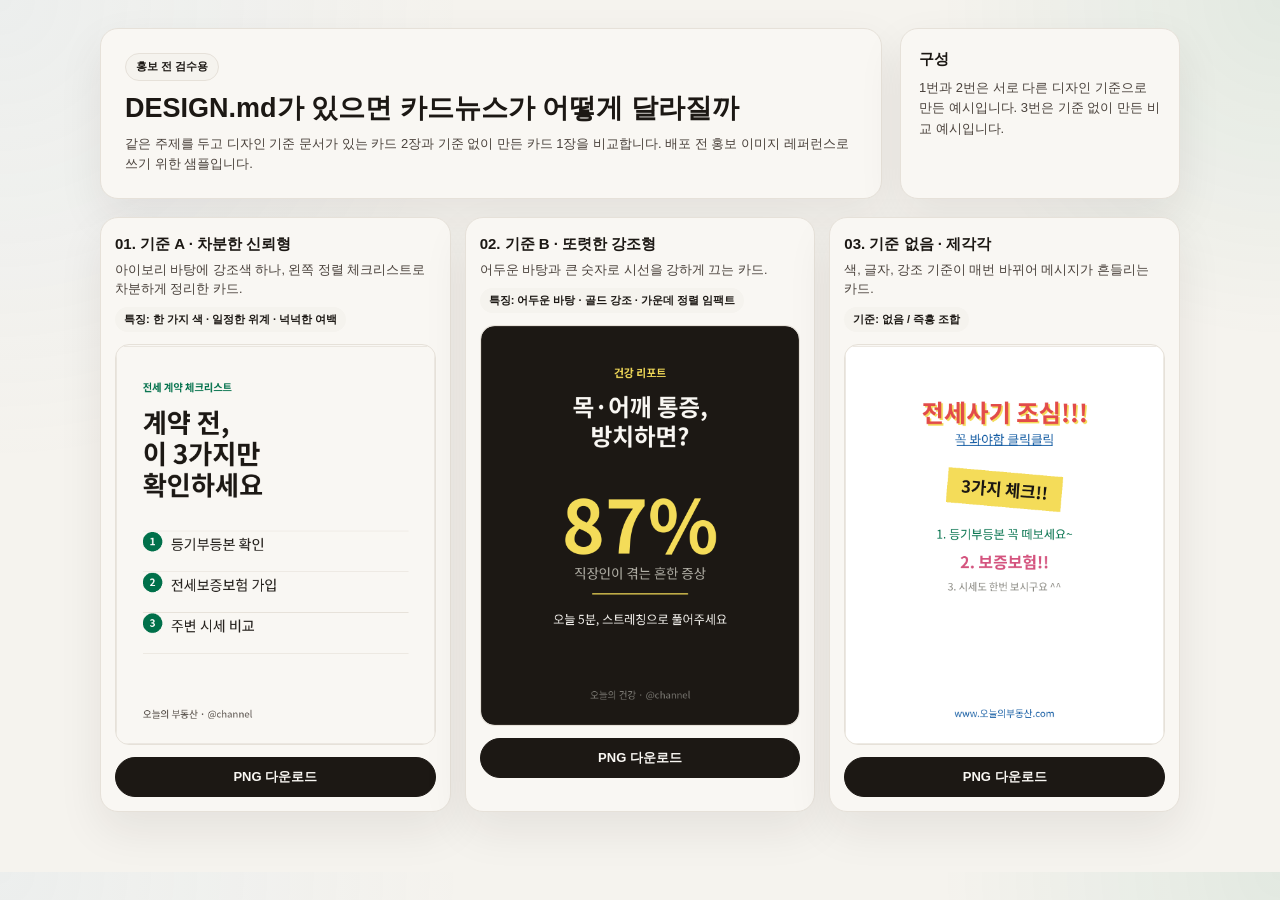
<file: card-news-samples.html>
<!DOCTYPE html>
<html lang="ko">
<head>
  <meta charset="UTF-8">
  <meta name="viewport" content="width=device-width, initial-scale=1.0">
  <title>Design MD 카드뉴스 샘플</title>
  <style>
    :root {
      --bg: #F5F3EE;
      --paper: #F9F7F3;
      --ink: #1C1814;
      --muted: #4A423C;
      --line: #E6E1D9;
      --navy: #1C1814;
      --brand: #7EB5E8;
      --green: #00704A;
      --gold: #F4DC59;
      --ivory: #F5F3EE;
      --sky: #7EB5E8;
      --red: #CC0000;
      --font: "Pretendard", "Apple SD Gothic Neo", -apple-system, BlinkMacSystemFont, sans-serif;
      --serif: "Noto Serif KR", Georgia, serif;
    }

    * { box-sizing: border-box; }

    body {
      margin: 0;
      background:
        radial-gradient(circle at top left, rgba(126, 181, 232, .08), transparent 30%),
        radial-gradient(circle at top right, rgba(0, 112, 74, .08), transparent 22%),
        var(--bg);
      color: var(--ink);
      font-family: var(--font);
      line-height: 1.55;
      -webkit-font-smoothing: antialiased;
    }

    .page {
      width: min(1080px, calc(100% - 28px));
      margin: 0 auto;
      padding: 28px 0 60px;
    }

    .hero {
      display: grid;
      grid-template-columns: minmax(0, 1fr) 280px;
      gap: 18px;
      align-items: stretch;
      margin-bottom: 18px;
    }

    .hero-main,
    .side-note,
    .sample-panel {
      background: var(--paper);
      border: 1px solid var(--line);
      border-radius: 18px;
      box-shadow: 0 18px 45px rgba(32, 26, 22, 0.08);
    }

    .hero-main {
      padding: 24px;
    }

    .eyebrow {
      display: inline-flex;
      min-height: 28px;
      align-items: center;
      padding: 4px 10px;
      border: 1px solid var(--line);
      border-radius: 999px;
      background: var(--bg);
      color: var(--ink);
      font-size: 11px;
      font-weight: 900;
      margin-bottom: 12px;
    }

    h1 {
      margin: 0 0 10px;
      max-width: 760px;
      font-size: 27px;
      line-height: 1.15;
      letter-spacing: 0;
    }

    .hero-main p {
      margin: 0;
      max-width: 740px;
      color: var(--muted);
      font-size: 13px;
    }

    .side-note {
      padding: 18px;
    }

    .side-note strong {
      display: block;
      margin-bottom: 8px;
      font-size: 15px;
    }

    .side-note p {
      margin: 0;
      color: var(--muted);
      font-size: 13px;
    }

    .sample-grid {
      display: grid;
      grid-template-columns: repeat(3, minmax(0, 1fr));
      gap: 14px;
    }

    .sample-panel {
      padding: 14px;
    }

    .panel-head {
      min-height: 74px;
      margin-bottom: 12px;
    }

    .panel-head strong {
      display: block;
      font-size: 15px;
      margin-bottom: 5px;
    }

    .panel-head p {
      margin: 0;
      color: var(--muted);
      font-size: 12.5px;
    }

    .panel-standard {
      display: inline-flex;
      margin-top: 8px;
      padding: 4px 9px;
      border-radius: 999px;
      background: var(--bg);
      color: var(--ink);
      font-size: 11px;
      font-weight: 850;
    }

    .preview-box {
      width: 100%;
      aspect-ratio: 4 / 5;
      overflow: hidden;
      border: 1px solid var(--line);
      border-radius: 14px;
      background: var(--paper);
      position: relative;
      margin-bottom: 12px;
    }

    .preview-image {
      display: block;
      width: 100%;
      height: 100%;
      aspect-ratio: 4 / 5;
      border-radius: inherit;
      object-fit: contain;
    }

    .download-row {
      display: grid;
      grid-template-columns: 1fr;
      gap: 8px;
    }

    .download-btn,
    .open-btn {
      display: inline-flex;
      min-height: 40px;
      align-items: center;
      justify-content: center;
      padding: 8px 12px;
      border-radius: 999px;
      border: 1px solid var(--line);
      text-decoration: none;
      color: var(--ink);
      background: transparent;
      font-size: 13px;
      font-weight: 850;
    }

    .download-btn {
      background: var(--ink);
      color: var(--paper);
      border-color: var(--ink);
    }

    @media (max-width: 980px) {
      .hero,
      .sample-grid {
        grid-template-columns: 1fr;
      }
    }
  </style>
</head>
<body>
  <main class="page">
    <section class="hero">
      <div class="hero-main">
        <div class="eyebrow">홍보 전 검수용</div>
        <h1>DESIGN.md가 있으면 카드뉴스가 어떻게 달라질까</h1>
        <p>같은 주제를 두고 디자인 기준 문서가 있는 카드 2장과 기준 없이 만든 카드 1장을 비교합니다. 배포 전 홍보 이미지 레퍼런스로 쓰기 위한 샘플입니다.</p>
      </div>
      <aside class="side-note">
        <strong>구성</strong>
        <p>1번과 2번은 서로 다른 디자인 기준으로 만든 예시입니다. 3번은 기준 없이 만든 비교 예시입니다.</p>
      </aside>
    </section>

    <section class="sample-grid" aria-label="카드뉴스 샘플 3장">
      <article class="sample-panel">
        <div class="panel-head">
          <strong>01. 기준 A · 차분한 신뢰형</strong>
          <p>아이보리 바탕에 강조색 하나, 왼쪽 정렬 체크리스트로 차분하게 정리한 카드.</p>
          <span class="panel-standard">특징: 한 가지 색 · 일정한 위계 · 넉넉한 여백</span>
        </div>
        <div class="preview-box">
          <img class="preview-image" src="assets/card-news-samples/design-md-card-01.png" alt="기준 A로 만든 카드뉴스 예시 — 차분한 신뢰형">
        </div>
        <div class="download-row">
          <a class="download-btn" href="assets/card-news-samples/design-md-card-01.png" download>PNG 다운로드</a>
        </div>
      </article>

      <article class="sample-panel">
        <div class="panel-head">
          <strong>02. 기준 B · 또렷한 강조형</strong>
          <p>어두운 바탕과 큰 숫자로 시선을 강하게 끄는 카드.</p>
          <span class="panel-standard">특징: 어두운 바탕 · 골드 강조 · 가운데 정렬 임팩트</span>
        </div>
        <div class="preview-box">
          <img class="preview-image" src="assets/card-news-samples/design-md-card-02.png" alt="기준 B로 만든 카드뉴스 예시 — 또렷한 강조형">
        </div>
        <div class="download-row">
          <a class="download-btn" href="assets/card-news-samples/design-md-card-02.png" download>PNG 다운로드</a>
        </div>
      </article>

      <article class="sample-panel">
        <div class="panel-head">
          <strong>03. 기준 없음 · 제각각</strong>
          <p>색, 글자, 강조 기준이 매번 바뀌어 메시지가 흔들리는 카드.</p>
          <span class="panel-standard">기준: 없음 / 즉흥 조합</span>
        </div>
        <div class="preview-box">
          <img class="preview-image" src="assets/card-news-samples/no-design-md-card-03.png" alt="디자인 기준 없이 만든 카드뉴스 예시 — 제각각">
        </div>
        <div class="download-row">
          <a class="download-btn" href="assets/card-news-samples/no-design-md-card-03.png" download>PNG 다운로드</a>
        </div>
      </article>
    </section>
  </main>
</body>
</html>
</file>
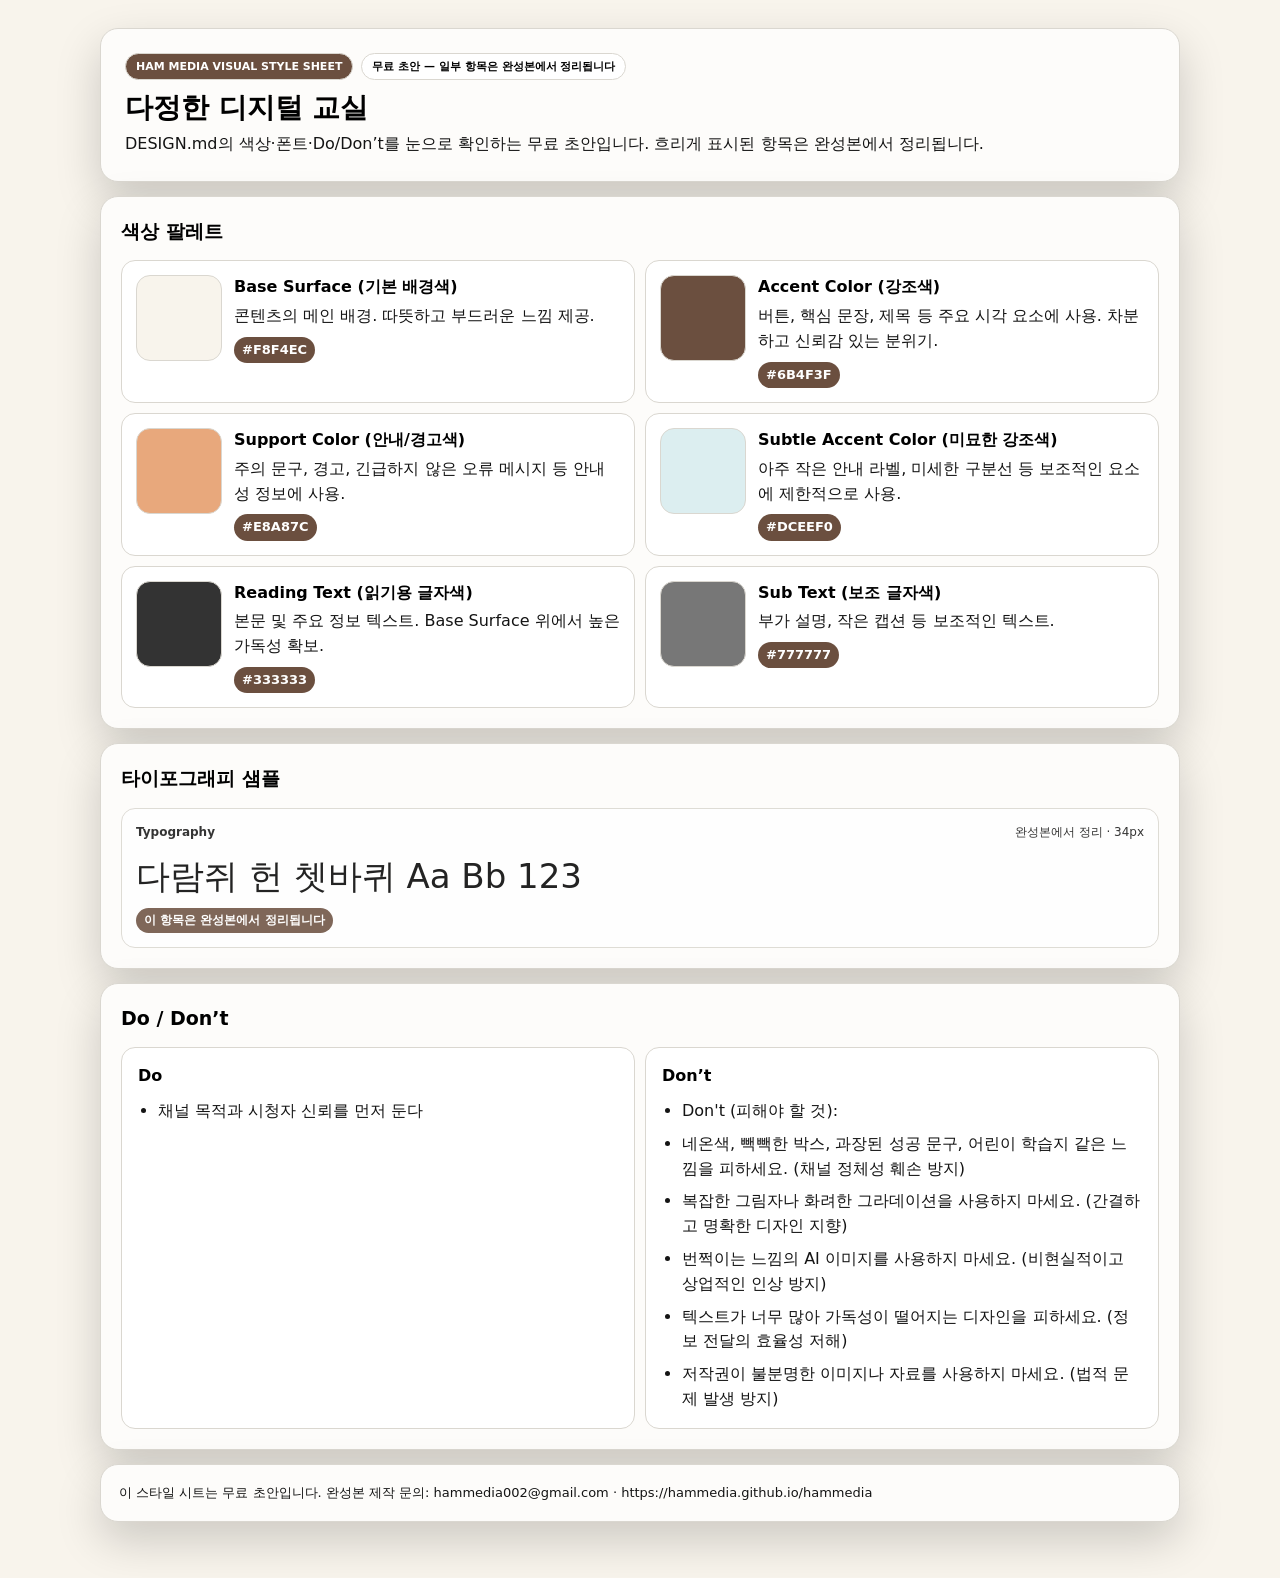
<file: samples/20260619_generation-upgrade-evidence/education-warm/after/VISUAL_STYLE_SHEET.html>
<!DOCTYPE html>
<html lang="ko">
<head>
<meta charset="UTF-8" />
<meta name="viewport" content="width=device-width, initial-scale=1.0" />
<title>다정한 디지털 교실 Visual Style Sheet</title>
<style>
:root{--bg:#F8F4EC;--body-ink:#000000;--paper:#FDFCFA;--panel:#FFFFFF;--ink:#000000;--muted:#141414;--panel-ink:#000000;--panel-muted:#141414;--line:#DAD7D0;--accent:#6B4F3F;--accent-safe:#6B4F3F;--on-accent:#FFFFFF;--warning:#E8A87C;--warning-safe:#E8A87C;--on-warning:#000000;--incomplete-surface:#FCFBF8;}*{box-sizing:border-box}body{margin:0;background:var(--bg);color:var(--body-ink);font-family:Pretendard,"Noto Sans KR",-apple-system,BlinkMacSystemFont,system-ui,sans-serif;line-height:1.55}.page{width:min(1080px,calc(100% - 28px));margin:0 auto;padding:28px 0 56px}.hero,.section,.footer{background:var(--paper);color:var(--ink);border:1px solid var(--line);border-radius:18px;box-shadow:0 18px 45px rgba(0,0,0,.18)}.hero{padding:24px;margin-bottom:14px}.eyebrow{display:inline-flex;padding:4px 10px;border:1px solid var(--line);border-radius:999px;background:var(--accent-safe);color:var(--on-accent);font-size:11px;font-weight:850}.badge{display:inline-flex;margin-left:8px;padding:4px 10px;border-radius:999px;background:var(--panel);color:var(--panel-ink);border:1px solid var(--line);font-size:11px;font-weight:850}h1{margin:12px 0 8px;font-size:28px;line-height:1.15;color:var(--ink)}p{margin:0;color:var(--muted)}.section{padding:20px;margin-bottom:14px}.section h2{margin:0 0 14px;font-size:19px;color:var(--ink)}.color-grid{display:grid;grid-template-columns:repeat(2,minmax(0,1fr));gap:10px}.color-card,.type-card{display:grid;gap:12px;padding:14px;border:1px solid var(--line);border-radius:14px;background:var(--panel);color:var(--panel-ink)}.color-card{grid-template-columns:86px 1fr}.swatch{height:86px;border:1px solid var(--line);border-radius:14px;background:var(--swatch,var(--bg))}.color-card h3{margin:0 0 4px;font-size:16px;color:var(--panel-ink)}.color-card p{color:var(--panel-muted)}.color-card strong{display:inline-flex;margin-top:8px;padding:3px 8px;border-radius:999px;background:var(--accent-safe);color:var(--on-accent);font-size:13px}.is-incomplete{opacity:.86}.is-incomplete .swatch{background:repeating-linear-gradient(135deg,var(--incomplete-surface) 0 10px,var(--panel) 10px 20px)}.type-stack{display:grid;gap:10px}.type-meta{display:flex;gap:8px;justify-content:space-between;color:var(--panel-muted);font-size:12px}.type-card p{margin-top:4px;color:var(--panel-ink);line-height:1.15;word-break:keep-all}.type-card em{display:inline-flex;width:max-content;padding:3px 8px;border-radius:999px;background:var(--accent-safe);color:var(--on-accent);font-style:normal;font-size:12px;font-weight:800}.do-grid{display:grid;grid-template-columns:1fr 1fr;gap:10px}.do-box{padding:16px;border:1px solid var(--line);border-radius:14px;background:var(--panel);color:var(--panel-ink)}.do-box h3{margin:0 0 10px;font-size:16px;color:var(--panel-ink)}.do-box ul{display:grid;gap:8px;margin:0;padding-left:20px;color:var(--panel-muted)}.footer{padding:18px;color:var(--muted);font-size:13px}@media(max-width:760px){.color-grid,.do-grid{grid-template-columns:1fr}.color-card{grid-template-columns:1fr}h1{font-size:23px}.type-card p{font-size:clamp(24px,10vw,44px)!important}}
</style>
</head>
<body>
<main class="page">
<header class="hero"><span class="eyebrow">HAM MEDIA VISUAL STYLE SHEET</span><span class="badge">무료 초안 — 일부 항목은 완성본에서 정리됩니다</span><h1>다정한 디지털 교실</h1><p>DESIGN.md의 색상·폰트·Do/Don’t를 눈으로 확인하는 무료 초안입니다. 흐리게 표시된 항목은 완성본에서 정리됩니다.</p></header>
<section class="section"><h2>색상 팔레트</h2><div class="color-grid"><article class="color-card "><div class="swatch" style="--swatch:#F8F4EC"></div><div><h3>Base Surface (기본 배경색)</h3><p>콘텐츠의 메인 배경. 따뜻하고 부드러운 느낌 제공.</p><strong>#F8F4EC</strong></div></article><article class="color-card "><div class="swatch" style="--swatch:#6B4F3F"></div><div><h3>Accent Color (강조색)</h3><p>버튼, 핵심 문장, 제목 등 주요 시각 요소에 사용. 차분하고 신뢰감 있는 분위기.</p><strong>#6B4F3F</strong></div></article><article class="color-card "><div class="swatch" style="--swatch:#E8A87C"></div><div><h3>Support Color (안내/경고색)</h3><p>주의 문구, 경고, 긴급하지 않은 오류 메시지 등 안내성 정보에 사용.</p><strong>#E8A87C</strong></div></article><article class="color-card "><div class="swatch" style="--swatch:#DCEEF0"></div><div><h3>Subtle Accent Color (미묘한 강조색)</h3><p>아주 작은 안내 라벨, 미세한 구분선 등 보조적인 요소에 제한적으로 사용.</p><strong>#DCEEF0</strong></div></article><article class="color-card "><div class="swatch" style="--swatch:#333333"></div><div><h3>Reading Text (읽기용 글자색)</h3><p>본문 및 주요 정보 텍스트. Base Surface 위에서 높은 가독성 확보.</p><strong>#333333</strong></div></article><article class="color-card "><div class="swatch" style="--swatch:#777777"></div><div><h3>Sub Text (보조 글자색)</h3><p>부가 설명, 작은 캡션 등 보조적인 텍스트.</p><strong>#777777</strong></div></article></div></section>
<section class="section"><h2>타이포그래피 샘플</h2><div class="type-stack"><article class="type-card is-incomplete"><div class="type-meta"><strong>Typography</strong><span>완성본에서 정리 · 34px</span></div><p style="font-family:&quot;완성본에서 정리&quot;, Pretendard, system-ui, sans-serif;font-size:34px;">다람쥐 헌 쳇바퀴 Aa Bb 123</p><em>이 항목은 완성본에서 정리됩니다</em></article></div></section>
<section class="section"><h2>Do / Don’t</h2><div class="do-grid"><div class="do-box"><h3>Do</h3><ul><li>채널 목적과 시청자 신뢰를 먼저 둔다</li></ul></div><div class="do-box"><h3>Don’t</h3><ul><li>Don&#39;t (피해야 할 것):</li><li>네온색, 빽빽한 박스, 과장된 성공 문구, 어린이 학습지 같은 느낌을 피하세요. (채널 정체성 훼손 방지)</li><li>복잡한 그림자나 화려한 그라데이션을 사용하지 마세요. (간결하고 명확한 디자인 지향)</li><li>번쩍이는 느낌의 AI 이미지를 사용하지 마세요. (비현실적이고 상업적인 인상 방지)</li><li>텍스트가 너무 많아 가독성이 떨어지는 디자인을 피하세요. (정보 전달의 효율성 저해)</li><li>저작권이 불분명한 이미지나 자료를 사용하지 마세요. (법적 문제 발생 방지)</li></ul></div></div></section>
<footer class="footer">이 스타일 시트는 무료 초안입니다. 완성본 제작 문의: hammedia002@gmail.com · https://hammedia.github.io/hammedia</footer>
<script type="application/json" id="style-data">{
  "channel": "다정한 디지털 교실",
  "status": "raw_draft",
  "colors": [
    {
      "token": "Base Surface (기본 배경색)",
      "hex": "#F8F4EC",
      "role": "콘텐츠의 메인 배경. 따뜻하고 부드러운 느낌 제공.",
      "complete": true,
      "conflict": false
    },
    {
      "token": "Accent Color (강조색)",
      "hex": "#6B4F3F",
      "role": "버튼, 핵심 문장, 제목 등 주요 시각 요소에 사용. 차분하고 신뢰감 있는 분위기.",
      "complete": true,
      "conflict": false
    },
    {
      "token": "Support Color (안내/경고색)",
      "hex": "#E8A87C",
      "role": "주의 문구, 경고, 긴급하지 않은 오류 메시지 등 안내성 정보에 사용.",
      "complete": true,
      "conflict": false
    },
    {
      "token": "Subtle Accent Color (미묘한 강조색)",
      "hex": "#DCEEF0",
      "role": "아주 작은 안내 라벨, 미세한 구분선 등 보조적인 요소에 제한적으로 사용.",
      "complete": true,
      "conflict": false
    },
    {
      "token": "Reading Text (읽기용 글자색)",
      "hex": "#333333",
      "role": "본문 및 주요 정보 텍스트. Base Surface 위에서 높은 가독성 확보.",
      "complete": true,
      "conflict": false
    },
    {
      "token": "Sub Text (보조 글자색)",
      "hex": "#777777",
      "role": "부가 설명, 작은 캡션 등 보조적인 텍스트.",
      "complete": true,
      "conflict": false
    }
  ],
  "typography": [
    {
      "role": "Typography",
      "font": "완성본에서 정리",
      "sample_size_px": 34,
      "complete": false,
      "conflict": false
    }
  ],
  "dos": [],
  "donts": [
    "Don't (피해야 할 것):",
    "네온색, 빽빽한 박스, 과장된 성공 문구, 어린이 학습지 같은 느낌을 피하세요. (채널 정체성 훼손 방지)",
    "복잡한 그림자나 화려한 그라데이션을 사용하지 마세요. (간결하고 명확한 디자인 지향)",
    "번쩍이는 느낌의 AI 이미지를 사용하지 마세요. (비현실적이고 상업적인 인상 방지)",
    "텍스트가 너무 많아 가독성이 떨어지는 디자인을 피하세요. (정보 전달의 효율성 저해)",
    "저작권이 불분명한 이미지나 자료를 사용하지 마세요. (법적 문제 발생 방지)"
  ],
  "contrast_audit": {
    "body": 19.14,
    "paper": 20.48,
    "panel": 21,
    "accent": 7.46,
    "warning": 10.32
  }
}</script>
</main>
</body>
</html>
</file>
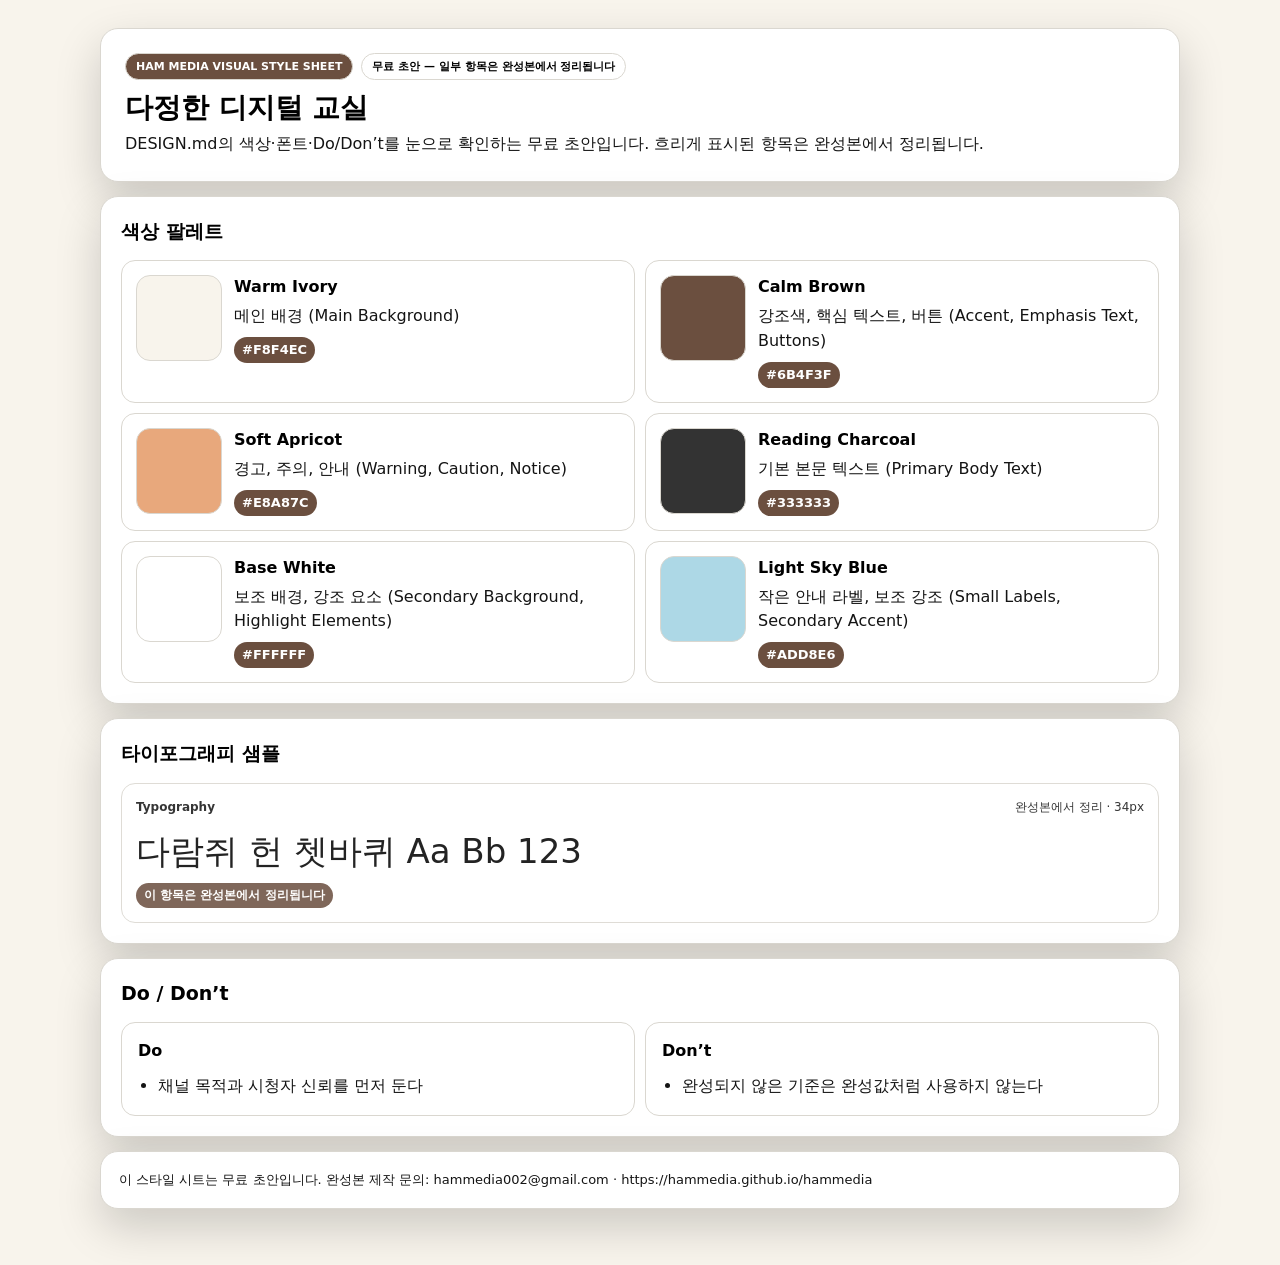
<file: samples/20260619_generation-upgrade-evidence/education-warm/before/VISUAL_STYLE_SHEET.html>
<!DOCTYPE html>
<html lang="ko">
<head>
<meta charset="UTF-8" />
<meta name="viewport" content="width=device-width, initial-scale=1.0" />
<title>다정한 디지털 교실 Visual Style Sheet</title>
<style>
:root{--bg:#F8F4EC;--body-ink:#000000;--paper:#FFFFFF;--panel:#FFFFFF;--ink:#000000;--muted:#141414;--panel-ink:#000000;--panel-muted:#141414;--line:#DAD7D0;--accent:#6B4F3F;--accent-safe:#6B4F3F;--on-accent:#FFFFFF;--warning:#E8A87C;--warning-safe:#E8A87C;--on-warning:#000000;--incomplete-surface:#FCFBF8;}*{box-sizing:border-box}body{margin:0;background:var(--bg);color:var(--body-ink);font-family:Pretendard,"Noto Sans KR",-apple-system,BlinkMacSystemFont,system-ui,sans-serif;line-height:1.55}.page{width:min(1080px,calc(100% - 28px));margin:0 auto;padding:28px 0 56px}.hero,.section,.footer{background:var(--paper);color:var(--ink);border:1px solid var(--line);border-radius:18px;box-shadow:0 18px 45px rgba(0,0,0,.18)}.hero{padding:24px;margin-bottom:14px}.eyebrow{display:inline-flex;padding:4px 10px;border:1px solid var(--line);border-radius:999px;background:var(--accent-safe);color:var(--on-accent);font-size:11px;font-weight:850}.badge{display:inline-flex;margin-left:8px;padding:4px 10px;border-radius:999px;background:var(--panel);color:var(--panel-ink);border:1px solid var(--line);font-size:11px;font-weight:850}h1{margin:12px 0 8px;font-size:28px;line-height:1.15;color:var(--ink)}p{margin:0;color:var(--muted)}.section{padding:20px;margin-bottom:14px}.section h2{margin:0 0 14px;font-size:19px;color:var(--ink)}.color-grid{display:grid;grid-template-columns:repeat(2,minmax(0,1fr));gap:10px}.color-card,.type-card{display:grid;gap:12px;padding:14px;border:1px solid var(--line);border-radius:14px;background:var(--panel);color:var(--panel-ink)}.color-card{grid-template-columns:86px 1fr}.swatch{height:86px;border:1px solid var(--line);border-radius:14px;background:var(--swatch,var(--bg))}.color-card h3{margin:0 0 4px;font-size:16px;color:var(--panel-ink)}.color-card p{color:var(--panel-muted)}.color-card strong{display:inline-flex;margin-top:8px;padding:3px 8px;border-radius:999px;background:var(--accent-safe);color:var(--on-accent);font-size:13px}.is-incomplete{opacity:.86}.is-incomplete .swatch{background:repeating-linear-gradient(135deg,var(--incomplete-surface) 0 10px,var(--panel) 10px 20px)}.type-stack{display:grid;gap:10px}.type-meta{display:flex;gap:8px;justify-content:space-between;color:var(--panel-muted);font-size:12px}.type-card p{margin-top:4px;color:var(--panel-ink);line-height:1.15;word-break:keep-all}.type-card em{display:inline-flex;width:max-content;padding:3px 8px;border-radius:999px;background:var(--accent-safe);color:var(--on-accent);font-style:normal;font-size:12px;font-weight:800}.do-grid{display:grid;grid-template-columns:1fr 1fr;gap:10px}.do-box{padding:16px;border:1px solid var(--line);border-radius:14px;background:var(--panel);color:var(--panel-ink)}.do-box h3{margin:0 0 10px;font-size:16px;color:var(--panel-ink)}.do-box ul{display:grid;gap:8px;margin:0;padding-left:20px;color:var(--panel-muted)}.footer{padding:18px;color:var(--muted);font-size:13px}@media(max-width:760px){.color-grid,.do-grid{grid-template-columns:1fr}.color-card{grid-template-columns:1fr}h1{font-size:23px}.type-card p{font-size:clamp(24px,10vw,44px)!important}}
</style>
</head>
<body>
<main class="page">
<header class="hero"><span class="eyebrow">HAM MEDIA VISUAL STYLE SHEET</span><span class="badge">무료 초안 — 일부 항목은 완성본에서 정리됩니다</span><h1>다정한 디지털 교실</h1><p>DESIGN.md의 색상·폰트·Do/Don’t를 눈으로 확인하는 무료 초안입니다. 흐리게 표시된 항목은 완성본에서 정리됩니다.</p></header>
<section class="section"><h2>색상 팔레트</h2><div class="color-grid"><article class="color-card "><div class="swatch" style="--swatch:#F8F4EC"></div><div><h3>Warm Ivory</h3><p>메인 배경 (Main Background)</p><strong>#F8F4EC</strong></div></article><article class="color-card "><div class="swatch" style="--swatch:#6B4F3F"></div><div><h3>Calm Brown</h3><p>강조색, 핵심 텍스트, 버튼 (Accent, Emphasis Text, Buttons)</p><strong>#6B4F3F</strong></div></article><article class="color-card "><div class="swatch" style="--swatch:#E8A87C"></div><div><h3>Soft Apricot</h3><p>경고, 주의, 안내 (Warning, Caution, Notice)</p><strong>#E8A87C</strong></div></article><article class="color-card "><div class="swatch" style="--swatch:#333333"></div><div><h3>Reading Charcoal</h3><p>기본 본문 텍스트 (Primary Body Text)</p><strong>#333333</strong></div></article><article class="color-card "><div class="swatch" style="--swatch:#FFFFFF"></div><div><h3>Base White</h3><p>보조 배경, 강조 요소 (Secondary Background, Highlight Elements)</p><strong>#FFFFFF</strong></div></article><article class="color-card "><div class="swatch" style="--swatch:#ADD8E6"></div><div><h3>Light Sky Blue</h3><p>작은 안내 라벨, 보조 강조 (Small Labels, Secondary Accent)</p><strong>#ADD8E6</strong></div></article></div></section>
<section class="section"><h2>타이포그래피 샘플</h2><div class="type-stack"><article class="type-card is-incomplete"><div class="type-meta"><strong>Typography</strong><span>완성본에서 정리 · 34px</span></div><p style="font-family:&quot;완성본에서 정리&quot;, Pretendard, system-ui, sans-serif;font-size:34px;">다람쥐 헌 쳇바퀴 Aa Bb 123</p><em>이 항목은 완성본에서 정리됩니다</em></article></div></section>
<section class="section"><h2>Do / Don’t</h2><div class="do-grid"><div class="do-box"><h3>Do</h3><ul><li>채널 목적과 시청자 신뢰를 먼저 둔다</li></ul></div><div class="do-box"><h3>Don’t</h3><ul><li>완성되지 않은 기준은 완성값처럼 사용하지 않는다</li></ul></div></div></section>
<footer class="footer">이 스타일 시트는 무료 초안입니다. 완성본 제작 문의: hammedia002@gmail.com · https://hammedia.github.io/hammedia</footer>
<script type="application/json" id="style-data">{
  "channel": "다정한 디지털 교실",
  "status": "raw_draft",
  "colors": [
    {
      "token": "Warm Ivory",
      "hex": "#F8F4EC",
      "role": "메인 배경 (Main Background)",
      "complete": true,
      "conflict": false
    },
    {
      "token": "Calm Brown",
      "hex": "#6B4F3F",
      "role": "강조색, 핵심 텍스트, 버튼 (Accent, Emphasis Text, Buttons)",
      "complete": true,
      "conflict": false
    },
    {
      "token": "Soft Apricot",
      "hex": "#E8A87C",
      "role": "경고, 주의, 안내 (Warning, Caution, Notice)",
      "complete": true,
      "conflict": false
    },
    {
      "token": "Reading Charcoal",
      "hex": "#333333",
      "role": "기본 본문 텍스트 (Primary Body Text)",
      "complete": true,
      "conflict": false
    },
    {
      "token": "Base White",
      "hex": "#FFFFFF",
      "role": "보조 배경, 강조 요소 (Secondary Background, Highlight Elements)",
      "complete": true,
      "conflict": false
    },
    {
      "token": "Light Sky Blue",
      "hex": "#ADD8E6",
      "role": "작은 안내 라벨, 보조 강조 (Small Labels, Secondary Accent)",
      "complete": true,
      "conflict": false
    }
  ],
  "typography": [
    {
      "role": "Typography",
      "font": "완성본에서 정리",
      "sample_size_px": 34,
      "complete": false,
      "conflict": false
    }
  ],
  "dos": [],
  "donts": [],
  "contrast_audit": {
    "body": 19.14,
    "paper": 21,
    "panel": 21,
    "accent": 7.46,
    "warning": 10.32
  }
}</script>
</main>
</body>
</html>
</file>
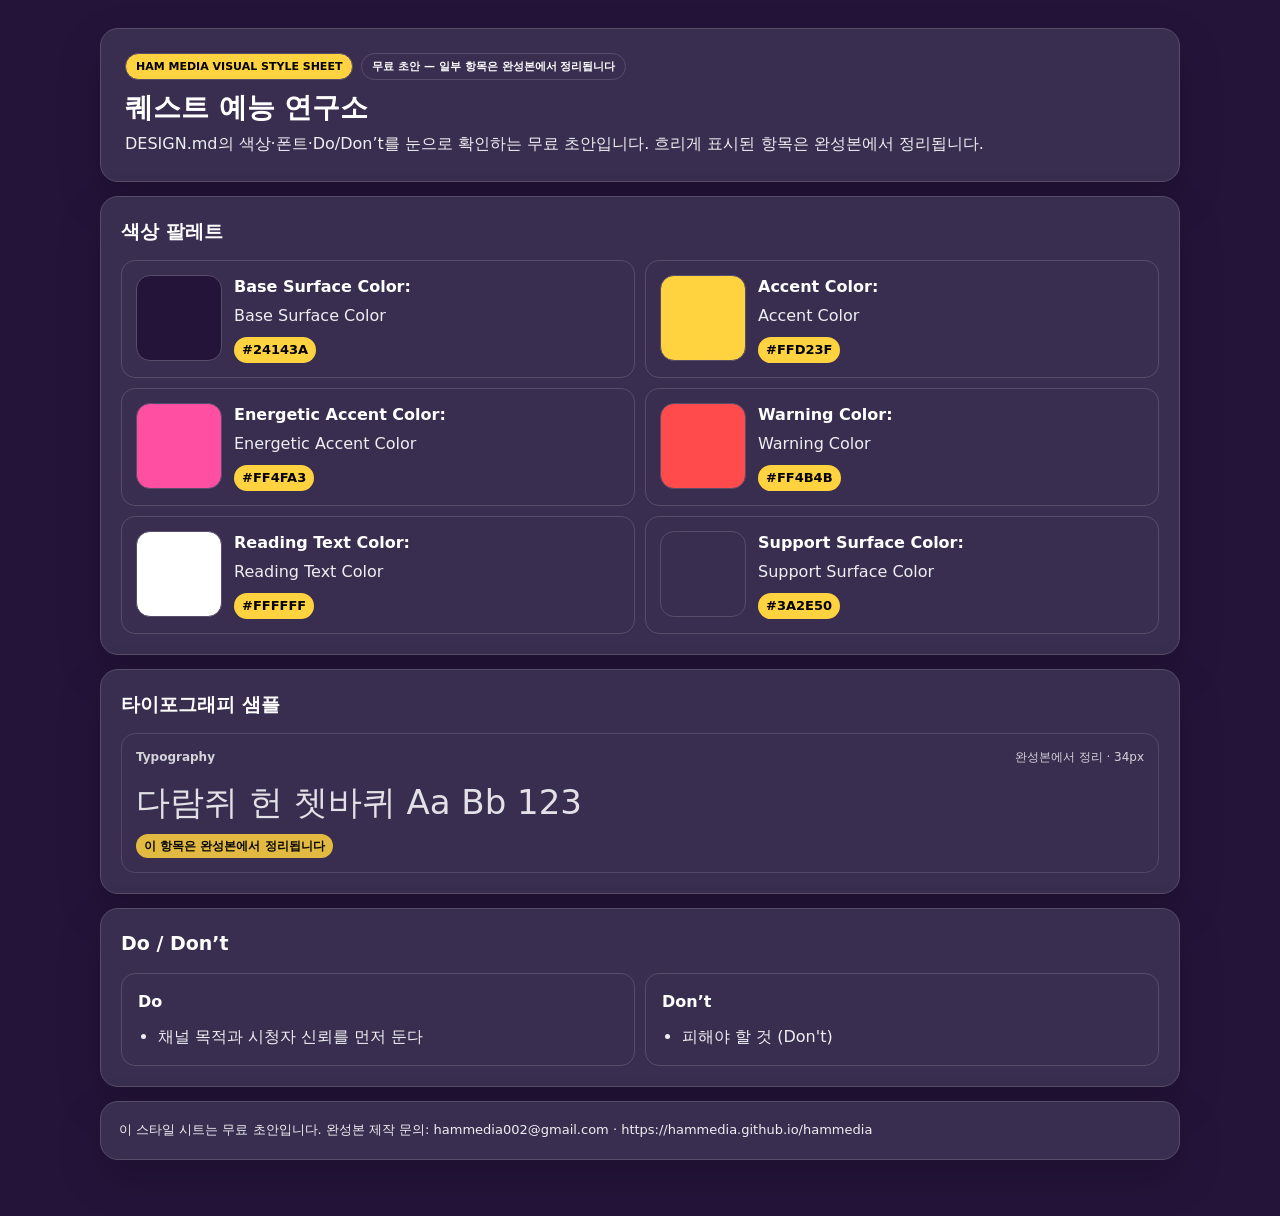
<file: samples/20260619_generation-upgrade-evidence/vibrant-content/after/VISUAL_STYLE_SHEET.html>
<!DOCTYPE html>
<html lang="ko">
<head>
<meta charset="UTF-8" />
<meta name="viewport" content="width=device-width, initial-scale=1.0" />
<title>퀘스트 예능 연구소 Visual Style Sheet</title>
<style>
:root{--bg:#24143A;--body-ink:#FFFFFF;--paper:#3A2E50;--panel:#3A2E50;--ink:#FFFFFF;--muted:#EFEEF1;--panel-ink:#FFFFFF;--panel-muted:#EFEEF1;--line:#594C69;--accent:#FFD23F;--accent-safe:#FFD23F;--on-accent:#000000;--warning:#FF4B4B;--warning-safe:#FF6666;--on-warning:#000000;--incomplete-surface:#38294C;}*{box-sizing:border-box}body{margin:0;background:var(--bg);color:var(--body-ink);font-family:Pretendard,"Noto Sans KR",-apple-system,BlinkMacSystemFont,system-ui,sans-serif;line-height:1.55}.page{width:min(1080px,calc(100% - 28px));margin:0 auto;padding:28px 0 56px}.hero,.section,.footer{background:var(--paper);color:var(--ink);border:1px solid var(--line);border-radius:18px;box-shadow:0 18px 45px rgba(0,0,0,.18)}.hero{padding:24px;margin-bottom:14px}.eyebrow{display:inline-flex;padding:4px 10px;border:1px solid var(--line);border-radius:999px;background:var(--accent-safe);color:var(--on-accent);font-size:11px;font-weight:850}.badge{display:inline-flex;margin-left:8px;padding:4px 10px;border-radius:999px;background:var(--panel);color:var(--panel-ink);border:1px solid var(--line);font-size:11px;font-weight:850}h1{margin:12px 0 8px;font-size:28px;line-height:1.15;color:var(--ink)}p{margin:0;color:var(--muted)}.section{padding:20px;margin-bottom:14px}.section h2{margin:0 0 14px;font-size:19px;color:var(--ink)}.color-grid{display:grid;grid-template-columns:repeat(2,minmax(0,1fr));gap:10px}.color-card,.type-card{display:grid;gap:12px;padding:14px;border:1px solid var(--line);border-radius:14px;background:var(--panel);color:var(--panel-ink)}.color-card{grid-template-columns:86px 1fr}.swatch{height:86px;border:1px solid var(--line);border-radius:14px;background:var(--swatch,var(--bg))}.color-card h3{margin:0 0 4px;font-size:16px;color:var(--panel-ink)}.color-card p{color:var(--panel-muted)}.color-card strong{display:inline-flex;margin-top:8px;padding:3px 8px;border-radius:999px;background:var(--accent-safe);color:var(--on-accent);font-size:13px}.is-incomplete{opacity:.86}.is-incomplete .swatch{background:repeating-linear-gradient(135deg,var(--incomplete-surface) 0 10px,var(--panel) 10px 20px)}.type-stack{display:grid;gap:10px}.type-meta{display:flex;gap:8px;justify-content:space-between;color:var(--panel-muted);font-size:12px}.type-card p{margin-top:4px;color:var(--panel-ink);line-height:1.15;word-break:keep-all}.type-card em{display:inline-flex;width:max-content;padding:3px 8px;border-radius:999px;background:var(--accent-safe);color:var(--on-accent);font-style:normal;font-size:12px;font-weight:800}.do-grid{display:grid;grid-template-columns:1fr 1fr;gap:10px}.do-box{padding:16px;border:1px solid var(--line);border-radius:14px;background:var(--panel);color:var(--panel-ink)}.do-box h3{margin:0 0 10px;font-size:16px;color:var(--panel-ink)}.do-box ul{display:grid;gap:8px;margin:0;padding-left:20px;color:var(--panel-muted)}.footer{padding:18px;color:var(--muted);font-size:13px}@media(max-width:760px){.color-grid,.do-grid{grid-template-columns:1fr}.color-card{grid-template-columns:1fr}h1{font-size:23px}.type-card p{font-size:clamp(24px,10vw,44px)!important}}
</style>
</head>
<body>
<main class="page">
<header class="hero"><span class="eyebrow">HAM MEDIA VISUAL STYLE SHEET</span><span class="badge">무료 초안 — 일부 항목은 완성본에서 정리됩니다</span><h1>퀘스트 예능 연구소</h1><p>DESIGN.md의 색상·폰트·Do/Don’t를 눈으로 확인하는 무료 초안입니다. 흐리게 표시된 항목은 완성본에서 정리됩니다.</p></header>
<section class="section"><h2>색상 팔레트</h2><div class="color-grid"><article class="color-card "><div class="swatch" style="--swatch:#24143A"></div><div><h3>Base Surface Color:</h3><p>Base Surface Color</p><strong>#24143A</strong></div></article><article class="color-card "><div class="swatch" style="--swatch:#FFD23F"></div><div><h3>Accent Color:</h3><p>Accent Color</p><strong>#FFD23F</strong></div></article><article class="color-card "><div class="swatch" style="--swatch:#FF4FA3"></div><div><h3>Energetic Accent Color:</h3><p>Energetic Accent Color</p><strong>#FF4FA3</strong></div></article><article class="color-card "><div class="swatch" style="--swatch:#FF4B4B"></div><div><h3>Warning Color:</h3><p>Warning Color</p><strong>#FF4B4B</strong></div></article><article class="color-card "><div class="swatch" style="--swatch:#FFFFFF"></div><div><h3>Reading Text Color:</h3><p>Reading Text Color</p><strong>#FFFFFF</strong></div></article><article class="color-card "><div class="swatch" style="--swatch:#3A2E50"></div><div><h3>Support Surface Color:</h3><p>Support Surface Color</p><strong>#3A2E50</strong></div></article></div></section>
<section class="section"><h2>타이포그래피 샘플</h2><div class="type-stack"><article class="type-card is-incomplete"><div class="type-meta"><strong>Typography</strong><span>완성본에서 정리 · 34px</span></div><p style="font-family:&quot;완성본에서 정리&quot;, Pretendard, system-ui, sans-serif;font-size:34px;">다람쥐 헌 쳇바퀴 Aa Bb 123</p><em>이 항목은 완성본에서 정리됩니다</em></article></div></section>
<section class="section"><h2>Do / Don’t</h2><div class="do-grid"><div class="do-box"><h3>Do</h3><ul><li>채널 목적과 시청자 신뢰를 먼저 둔다</li></ul></div><div class="do-box"><h3>Don’t</h3><ul><li>피해야 할 것 (Don&#39;t)</li></ul></div></div></section>
<footer class="footer">이 스타일 시트는 무료 초안입니다. 완성본 제작 문의: hammedia002@gmail.com · https://hammedia.github.io/hammedia</footer>
<script type="application/json" id="style-data">{
  "channel": "퀘스트 예능 연구소",
  "status": "raw_draft",
  "colors": [
    {
      "token": "Base Surface Color:",
      "hex": "#24143A",
      "role": "Base Surface Color",
      "complete": true,
      "conflict": false
    },
    {
      "token": "Accent Color:",
      "hex": "#FFD23F",
      "role": "Accent Color",
      "complete": true,
      "conflict": false
    },
    {
      "token": "Energetic Accent Color:",
      "hex": "#FF4FA3",
      "role": "Energetic Accent Color",
      "complete": true,
      "conflict": false
    },
    {
      "token": "Warning Color:",
      "hex": "#FF4B4B",
      "role": "Warning Color",
      "complete": true,
      "conflict": false
    },
    {
      "token": "Reading Text Color:",
      "hex": "#FFFFFF",
      "role": "Reading Text Color",
      "complete": true,
      "conflict": false
    },
    {
      "token": "Support Surface Color:",
      "hex": "#3A2E50",
      "role": "Support Surface Color",
      "complete": true,
      "conflict": false
    }
  ],
  "typography": [
    {
      "role": "Typography",
      "font": "완성본에서 정리",
      "sample_size_px": 34,
      "complete": false,
      "conflict": false
    }
  ],
  "dos": [],
  "donts": [
    "피해야 할 것 (Don't)"
  ],
  "contrast_audit": {
    "body": 16.99,
    "paper": 12.45,
    "panel": 12.45,
    "accent": 14.54,
    "warning": 7.34
  }
}</script>
</main>
</body>
</html>
</file>
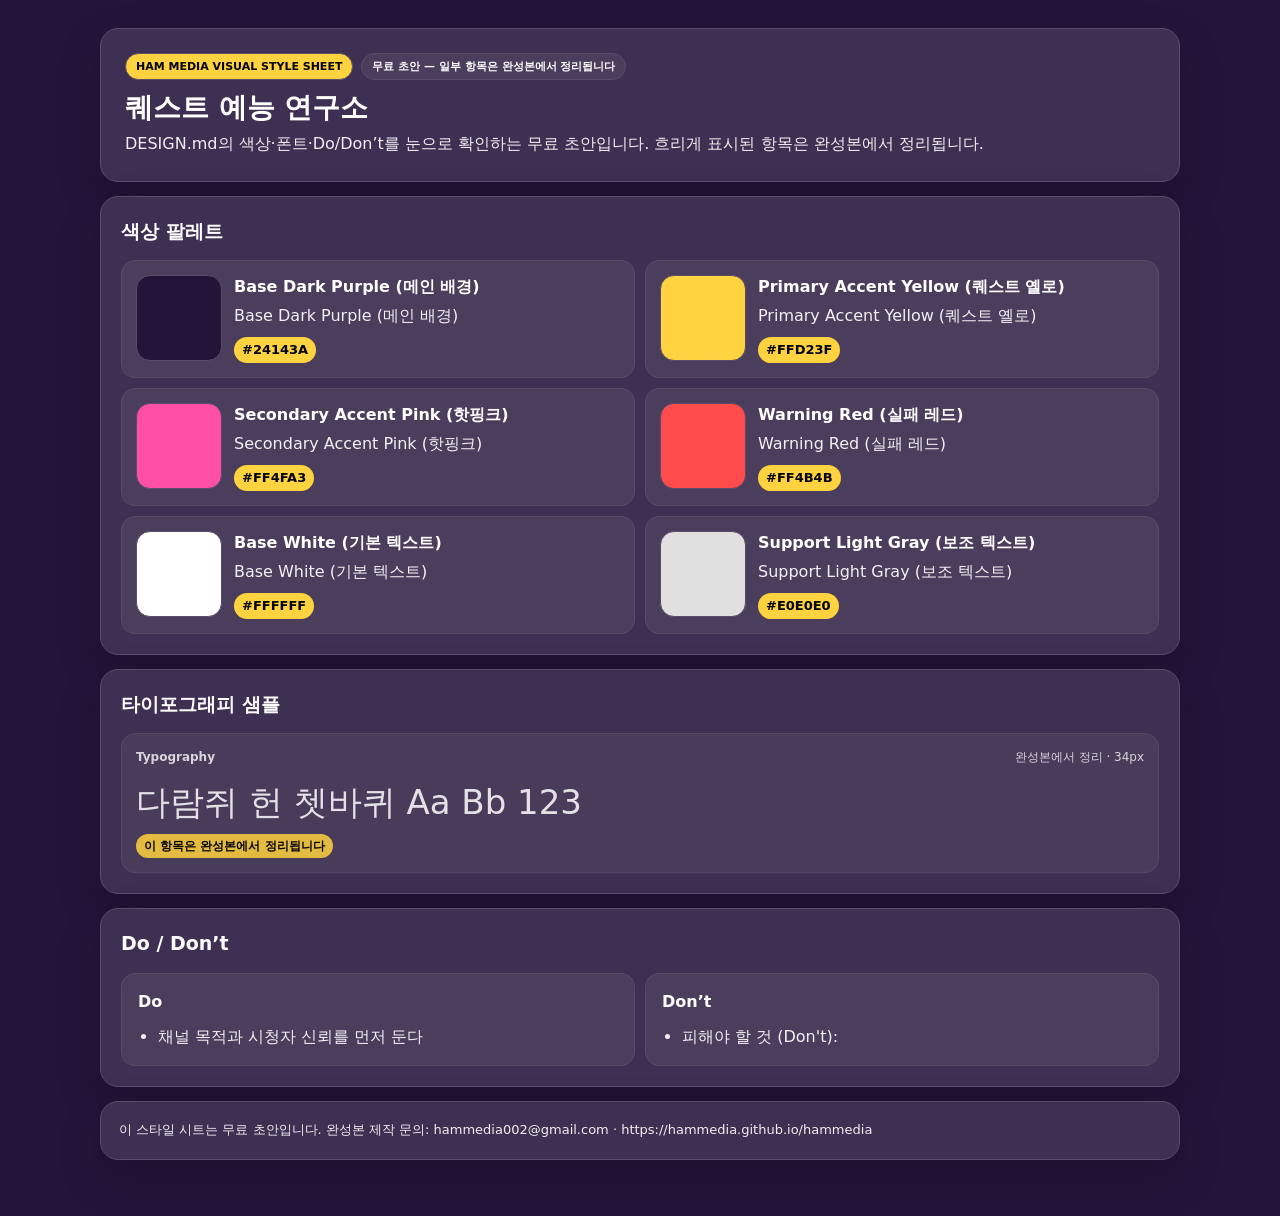
<file: samples/20260619_generation-upgrade-evidence/vibrant-content/before/VISUAL_STYLE_SHEET.html>
<!DOCTYPE html>
<html lang="ko">
<head>
<meta charset="UTF-8" />
<meta name="viewport" content="width=device-width, initial-scale=1.0" />
<title>퀘스트 예능 연구소 Visual Style Sheet</title>
<style>
:root{--bg:#24143A;--body-ink:#FFFFFF;--paper:#3E3052;--panel:#4B3E5D;--ink:#FFFFFF;--muted:#F0EEF1;--panel-ink:#FFFFFF;--panel-muted:#F1F0F2;--line:#594C69;--accent:#FFD23F;--accent-safe:#FFD23F;--on-accent:#000000;--warning:#FF4B4B;--warning-safe:#FF6666;--on-warning:#000000;--incomplete-surface:#38294C;}*{box-sizing:border-box}body{margin:0;background:var(--bg);color:var(--body-ink);font-family:Pretendard,"Noto Sans KR",-apple-system,BlinkMacSystemFont,system-ui,sans-serif;line-height:1.55}.page{width:min(1080px,calc(100% - 28px));margin:0 auto;padding:28px 0 56px}.hero,.section,.footer{background:var(--paper);color:var(--ink);border:1px solid var(--line);border-radius:18px;box-shadow:0 18px 45px rgba(0,0,0,.18)}.hero{padding:24px;margin-bottom:14px}.eyebrow{display:inline-flex;padding:4px 10px;border:1px solid var(--line);border-radius:999px;background:var(--accent-safe);color:var(--on-accent);font-size:11px;font-weight:850}.badge{display:inline-flex;margin-left:8px;padding:4px 10px;border-radius:999px;background:var(--panel);color:var(--panel-ink);border:1px solid var(--line);font-size:11px;font-weight:850}h1{margin:12px 0 8px;font-size:28px;line-height:1.15;color:var(--ink)}p{margin:0;color:var(--muted)}.section{padding:20px;margin-bottom:14px}.section h2{margin:0 0 14px;font-size:19px;color:var(--ink)}.color-grid{display:grid;grid-template-columns:repeat(2,minmax(0,1fr));gap:10px}.color-card,.type-card{display:grid;gap:12px;padding:14px;border:1px solid var(--line);border-radius:14px;background:var(--panel);color:var(--panel-ink)}.color-card{grid-template-columns:86px 1fr}.swatch{height:86px;border:1px solid var(--line);border-radius:14px;background:var(--swatch,var(--bg))}.color-card h3{margin:0 0 4px;font-size:16px;color:var(--panel-ink)}.color-card p{color:var(--panel-muted)}.color-card strong{display:inline-flex;margin-top:8px;padding:3px 8px;border-radius:999px;background:var(--accent-safe);color:var(--on-accent);font-size:13px}.is-incomplete{opacity:.86}.is-incomplete .swatch{background:repeating-linear-gradient(135deg,var(--incomplete-surface) 0 10px,var(--panel) 10px 20px)}.type-stack{display:grid;gap:10px}.type-meta{display:flex;gap:8px;justify-content:space-between;color:var(--panel-muted);font-size:12px}.type-card p{margin-top:4px;color:var(--panel-ink);line-height:1.15;word-break:keep-all}.type-card em{display:inline-flex;width:max-content;padding:3px 8px;border-radius:999px;background:var(--accent-safe);color:var(--on-accent);font-style:normal;font-size:12px;font-weight:800}.do-grid{display:grid;grid-template-columns:1fr 1fr;gap:10px}.do-box{padding:16px;border:1px solid var(--line);border-radius:14px;background:var(--panel);color:var(--panel-ink)}.do-box h3{margin:0 0 10px;font-size:16px;color:var(--panel-ink)}.do-box ul{display:grid;gap:8px;margin:0;padding-left:20px;color:var(--panel-muted)}.footer{padding:18px;color:var(--muted);font-size:13px}@media(max-width:760px){.color-grid,.do-grid{grid-template-columns:1fr}.color-card{grid-template-columns:1fr}h1{font-size:23px}.type-card p{font-size:clamp(24px,10vw,44px)!important}}
</style>
</head>
<body>
<main class="page">
<header class="hero"><span class="eyebrow">HAM MEDIA VISUAL STYLE SHEET</span><span class="badge">무료 초안 — 일부 항목은 완성본에서 정리됩니다</span><h1>퀘스트 예능 연구소</h1><p>DESIGN.md의 색상·폰트·Do/Don’t를 눈으로 확인하는 무료 초안입니다. 흐리게 표시된 항목은 완성본에서 정리됩니다.</p></header>
<section class="section"><h2>색상 팔레트</h2><div class="color-grid"><article class="color-card "><div class="swatch" style="--swatch:#24143A"></div><div><h3>Base Dark Purple (메인 배경)</h3><p>Base Dark Purple (메인 배경)</p><strong>#24143A</strong></div></article><article class="color-card "><div class="swatch" style="--swatch:#FFD23F"></div><div><h3>Primary Accent Yellow (퀘스트 옐로)</h3><p>Primary Accent Yellow (퀘스트 옐로)</p><strong>#FFD23F</strong></div></article><article class="color-card "><div class="swatch" style="--swatch:#FF4FA3"></div><div><h3>Secondary Accent Pink (핫핑크)</h3><p>Secondary Accent Pink (핫핑크)</p><strong>#FF4FA3</strong></div></article><article class="color-card "><div class="swatch" style="--swatch:#FF4B4B"></div><div><h3>Warning Red (실패 레드)</h3><p>Warning Red (실패 레드)</p><strong>#FF4B4B</strong></div></article><article class="color-card "><div class="swatch" style="--swatch:#FFFFFF"></div><div><h3>Base White (기본 텍스트)</h3><p>Base White (기본 텍스트)</p><strong>#FFFFFF</strong></div></article><article class="color-card "><div class="swatch" style="--swatch:#E0E0E0"></div><div><h3>Support Light Gray (보조 텍스트)</h3><p>Support Light Gray (보조 텍스트)</p><strong>#E0E0E0</strong></div></article></div></section>
<section class="section"><h2>타이포그래피 샘플</h2><div class="type-stack"><article class="type-card is-incomplete"><div class="type-meta"><strong>Typography</strong><span>완성본에서 정리 · 34px</span></div><p style="font-family:&quot;완성본에서 정리&quot;, Pretendard, system-ui, sans-serif;font-size:34px;">다람쥐 헌 쳇바퀴 Aa Bb 123</p><em>이 항목은 완성본에서 정리됩니다</em></article></div></section>
<section class="section"><h2>Do / Don’t</h2><div class="do-grid"><div class="do-box"><h3>Do</h3><ul><li>채널 목적과 시청자 신뢰를 먼저 둔다</li></ul></div><div class="do-box"><h3>Don’t</h3><ul><li>피해야 할 것 (Don&#39;t):</li></ul></div></div></section>
<footer class="footer">이 스타일 시트는 무료 초안입니다. 완성본 제작 문의: hammedia002@gmail.com · https://hammedia.github.io/hammedia</footer>
<script type="application/json" id="style-data">{
  "channel": "퀘스트 예능 연구소",
  "status": "raw_draft",
  "colors": [
    {
      "token": "Base Dark Purple (메인 배경)",
      "hex": "#24143A",
      "role": "Base Dark Purple (메인 배경)",
      "complete": true,
      "conflict": false
    },
    {
      "token": "Primary Accent Yellow (퀘스트 옐로)",
      "hex": "#FFD23F",
      "role": "Primary Accent Yellow (퀘스트 옐로)",
      "complete": true,
      "conflict": false
    },
    {
      "token": "Secondary Accent Pink (핫핑크)",
      "hex": "#FF4FA3",
      "role": "Secondary Accent Pink (핫핑크)",
      "complete": true,
      "conflict": false
    },
    {
      "token": "Warning Red (실패 레드)",
      "hex": "#FF4B4B",
      "role": "Warning Red (실패 레드)",
      "complete": true,
      "conflict": false
    },
    {
      "token": "Base White (기본 텍스트)",
      "hex": "#FFFFFF",
      "role": "Base White (기본 텍스트)",
      "complete": true,
      "conflict": false
    },
    {
      "token": "Support Light Gray (보조 텍스트)",
      "hex": "#E0E0E0",
      "role": "Support Light Gray (보조 텍스트)",
      "complete": true,
      "conflict": false
    }
  ],
  "typography": [
    {
      "role": "Typography",
      "font": "완성본에서 정리",
      "sample_size_px": 34,
      "complete": false,
      "conflict": false
    }
  ],
  "dos": [],
  "donts": [
    "피해야 할 것 (Don't):"
  ],
  "contrast_audit": {
    "body": 16.99,
    "paper": 12,
    "panel": 9.78,
    "accent": 14.54,
    "warning": 7.34
  }
}</script>
</main>
</body>
</html>
</file>
